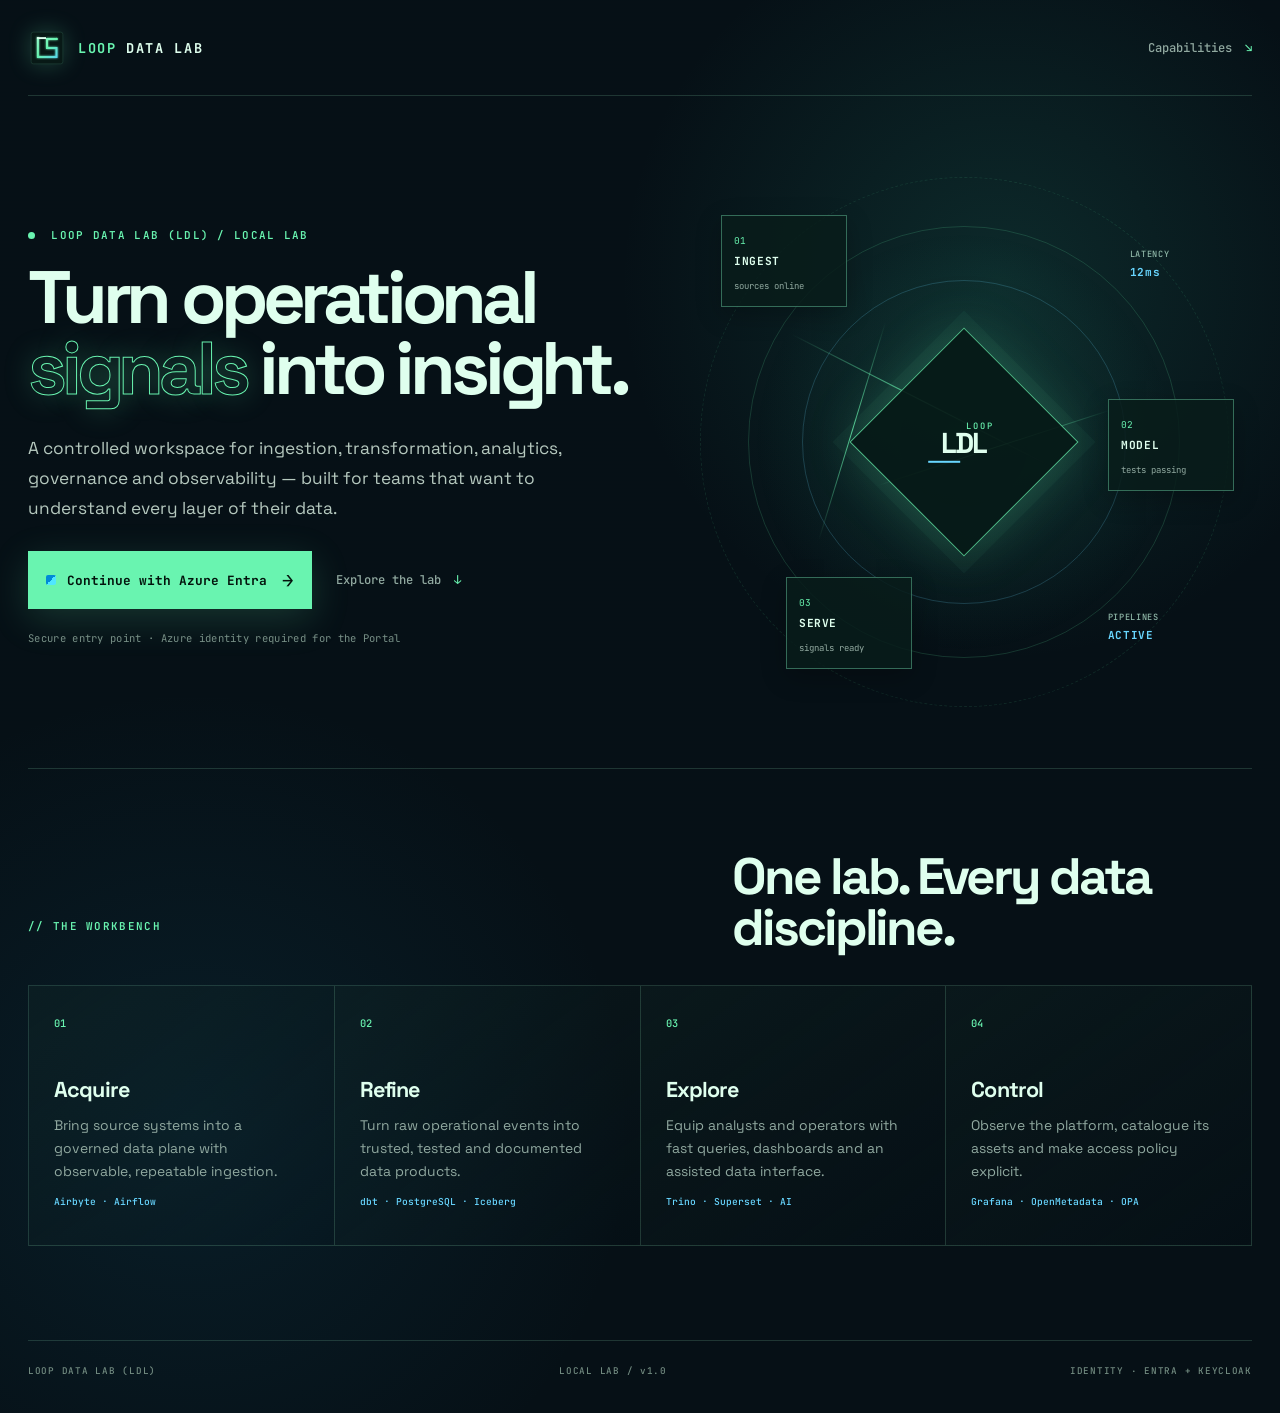
<file: frontend/portal/index.html>
<!doctype html>
<html lang="en">
  <head>
    <meta charset="UTF-8" />
    <meta name="viewport" content="width=device-width, initial-scale=1.0" />
    <meta name="theme-color" content="#061016" />
    <title>Loop Data Lab (LDL)</title>
    <link rel="icon" type="image/svg+xml" href="/assets/ldl-logo.svg" />
    <link rel="shortcut icon" href="/assets/ldl-logo.svg" />
    <link rel="preconnect" href="https://fonts.googleapis.com" />
    <link rel="preconnect" href="https://fonts.gstatic.com" crossorigin />
    <link href="https://fonts.googleapis.com/css2?family=JetBrains+Mono:wght@400;500;600;700&family=Space+Grotesk:wght@400;500;600;700&display=swap" rel="stylesheet" />
    <link rel="stylesheet" href="landing.css" />
    <link rel="stylesheet" href="branding.css" />
  </head>
  <body class="landing">
    <div class="scanlines" aria-hidden="true"></div>
    <nav class="topbar">
      <a class="brand" href="/" aria-label="Loop Data Lab home"><img class="brand-logo" src="assets/ldl-logo.svg" alt="" /><span><b>LOOP</b> DATA LAB</span></a>
      <a class="nav-link" href="#capabilities">Capabilities <span>↘</span></a>
    </nav>
    <main>
      <section class="hero">
        <div class="hero-copy">
          <p class="kicker"><span class="pulse"></span> LOOP DATA LAB (LDL) / LOCAL LAB</p>
          <h1>Turn operational<br /><em>signals</em> into insight.</h1>
          <p class="lede">A controlled workspace for ingestion, transformation, analytics, governance and observability — built for teams that want to understand every layer of their data.</p>
          <div class="hero-actions">
            <a class="login-button" href="/oauth2/start?rd=/portal/"><span class="azure-dot"></span> Continue with Azure Entra <b>→</b></a>
            <a class="text-button" href="#capabilities">Explore the lab <span>↓</span></a>
          </div>
          <p class="access-note">Secure entry point · Azure identity required for the Portal</p>
        </div>
        <div class="lab-visual" aria-label="Animated data pipeline visualisation">
          <div class="orbit orbit-one"></div><div class="orbit orbit-two"></div><div class="orbit orbit-three"></div>
          <div class="core"><span>LOOP</span><strong>LDL</strong><i></i></div>
          <div class="node node-source"><small>01</small><b>INGEST</b><span>sources online</span></div>
          <div class="node node-model"><small>02</small><b>MODEL</b><span>tests passing</span></div>
          <div class="node node-serve"><small>03</small><b>SERVE</b><span>signals ready</span></div>
          <div class="data-beam beam-a"></div><div class="data-beam beam-b"></div><div class="data-beam beam-c"></div>
          <div class="telemetry telemetry-a">LATENCY <b>12ms</b></div>
          <div class="telemetry telemetry-b">PIPELINES <b>ACTIVE</b></div>
        </div>
      </section>
      <section class="capabilities" id="capabilities">
        <div class="section-heading"><p class="kicker">// THE WORKBENCH</p><h2>One lab. Every data discipline.</h2></div>
        <div class="capability-grid">
          <article><span class="number">01</span><h3>Acquire</h3><p>Bring source systems into a governed data plane with observable, repeatable ingestion.</p><code>Airbyte · Airflow</code></article>
          <article><span class="number">02</span><h3>Refine</h3><p>Turn raw operational events into trusted, tested and documented data products.</p><code>dbt · PostgreSQL · Iceberg</code></article>
          <article><span class="number">03</span><h3>Explore</h3><p>Equip analysts and operators with fast queries, dashboards and an assisted data interface.</p><code>Trino · Superset · AI</code></article>
          <article><span class="number">04</span><h3>Control</h3><p>Observe the platform, catalogue its assets and make access policy explicit.</p><code>Grafana · OpenMetadata · OPA</code></article>
        </div>
      </section>
    </main>
    <footer><span>LOOP DATA LAB (LDL)</span><span>LOCAL LAB / v1.0</span><span>IDENTITY · ENTRA + KEYCLOAK</span></footer>
  </body>
</html>
</file>
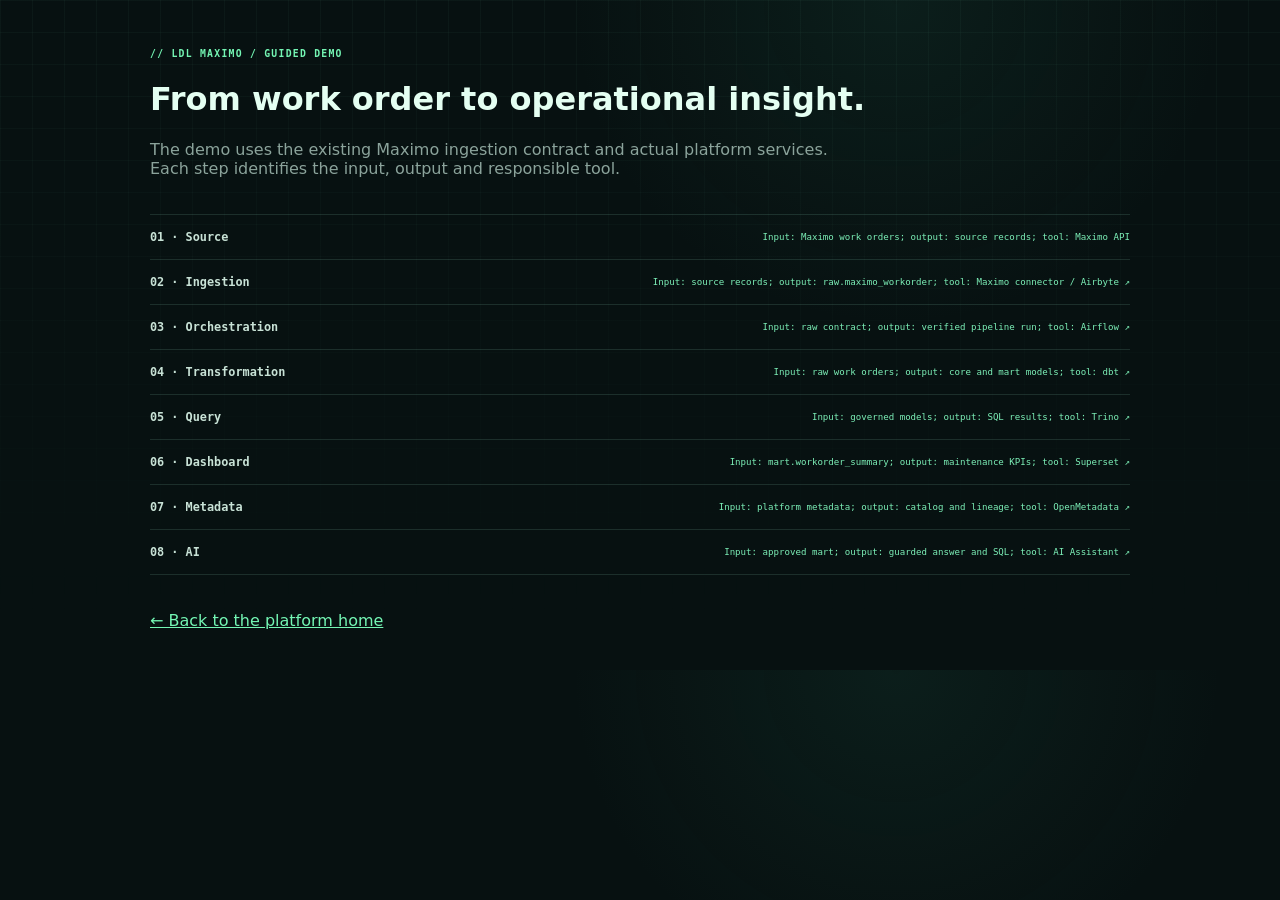
<file: frontend/portal/portal/demo.html>
<!doctype html>
<html lang="en"><head><meta charset="UTF-8" /><meta name="viewport" content="width=device-width, initial-scale=1.0" /><title>LDL Maximo · Guided demo</title><link rel="stylesheet" href="styles.css" /><link rel="stylesheet" href="../branding.css" /></head>
<body><div class="grid-noise" aria-hidden="true"></div><main style="margin:auto;width:min(1080px,100%);padding-top:48px"><p class="micro">// LDL MAXIMO / GUIDED DEMO</p><h1>From work order to operational insight<span>.</span></h1><p style="max-width:720px;color:var(--muted)">The demo uses the existing Maximo ingestion contract and actual platform services. Each step identifies the input, output and responsible tool.</p>
<section class="system-links" style="margin-top:36px"><a href="#"><b>01 · Source</b><span>Input: Maximo work orders; output: source records; tool: Maximo API</span></a><a href="http://localhost:8001" target="_blank" rel="noreferrer"><b>02 · Ingestion</b><span>Input: source records; output: raw.maximo_workorder; tool: Maximo connector / Airbyte ↗</span></a><a href="http://localhost:8080/dags/maximo_dbt_pipeline/grid" target="_blank" rel="noreferrer"><b>03 · Orchestration</b><span>Input: raw contract; output: verified pipeline run; tool: Airflow ↗</span></a><a href="http://localhost:8080/dags/maximo_dbt_pipeline/grid" target="_blank" rel="noreferrer"><b>04 · Transformation</b><span>Input: raw work orders; output: core and mart models; tool: dbt ↗</span></a><a href="http://localhost:8081" target="_blank" rel="noreferrer"><b>05 · Query</b><span>Input: governed models; output: SQL results; tool: Trino ↗</span></a><a href="http://localhost:8088" target="_blank" rel="noreferrer"><b>06 · Dashboard</b><span>Input: mart.workorder_summary; output: maintenance KPIs; tool: Superset ↗</span></a><a href="http://localhost:8585" target="_blank" rel="noreferrer"><b>07 · Metadata</b><span>Input: platform metadata; output: catalog and lineage; tool: OpenMetadata ↗</span></a><a href="http://localhost:8010/v1/semantic-model" target="_blank" rel="noreferrer"><b>08 · AI</b><span>Input: approved mart; output: guarded answer and SQL; tool: AI Assistant ↗</span></a></section><p style="margin-top:36px"><a href="index.html" style="color:var(--mint)">← Back to the platform home</a></p></main></body></html>
</file>
<file: frontend/portal/landing.css>
:root{color-scheme:dark;--ink:#dfffee;--muted:#91a9a0;--line:rgba(159,255,205,.16);--mint:#69f4b0;--cyan:#68d6ff;--void:#061016;font-family:"Space Grotesk",system-ui,sans-serif}*{box-sizing:border-box}html{scroll-behavior:smooth}body{margin:0;min-width:320px;background:radial-gradient(circle at 78% 20%,rgba(38,136,118,.22),transparent 25%),radial-gradient(circle at 15% 80%,rgba(23,103,137,.16),transparent 28%),var(--void);color:var(--ink)}.scanlines{position:fixed;inset:0;z-index:-1;pointer-events:none;opacity:.18;background:repeating-linear-gradient(0deg,transparent 0 3px,rgba(140,255,217,.05) 4px)}.topbar,main,footer{width:min(1240px,calc(100% - 56px));margin:auto}.topbar{height:96px;display:flex;align-items:center;justify-content:space-between;border-bottom:1px solid var(--line)}.brand{display:flex;align-items:center;gap:12px;color:var(--ink);text-decoration:none;font:700 .85rem "JetBrains Mono",monospace;letter-spacing:.12em}.brand-mark{display:grid;place-items:center;width:32px;height:32px;border:1px solid var(--mint);color:var(--mint);font-size:.67rem;box-shadow:0 0 20px rgba(105,244,176,.25)}.nav-link{font:500 .76rem "JetBrains Mono",monospace;color:var(--muted);text-decoration:none}.nav-link span{color:var(--mint);margin-left:6px}.hero{min-height:640px;display:grid;grid-template-columns:1.05fr .95fr;align-items:center;gap:50px;padding:76px 0 56px}.kicker{margin:0 0 20px;color:var(--mint);font:600 .68rem "JetBrains Mono",monospace;letter-spacing:.12em}.pulse{display:inline-block;width:7px;height:7px;margin-right:8px;border-radius:50%;background:var(--mint);box-shadow:0 0 0 0 rgba(105,244,176,.55);animation:pulse 1.8s infinite}.hero h1{max-width:680px;margin:0;font-size:clamp(3rem,5.8vw,5.7rem);letter-spacing:-.07em;line-height:.96}.hero h1 em{font-style:normal;color:transparent;-webkit-text-stroke:1px var(--mint);text-shadow:0 0 30px rgba(105,244,176,.25)}.lede{max-width:570px;margin:28px 0;color:#b6c9bf;font-size:1.08rem;line-height:1.75}.hero-actions{display:flex;align-items:center;flex-wrap:wrap;gap:24px}.login-button{display:inline-flex;align-items:center;gap:11px;padding:16px 18px;color:#03130c;background:var(--mint);text-decoration:none;font:700 .8rem "JetBrains Mono",monospace;box-shadow:0 10px 38px rgba(105,244,176,.17);transition:transform .25s,box-shadow .25s}.login-button:hover{transform:translateY(-3px);box-shadow:0 16px 42px rgba(105,244,176,.33)}.login-button b{font-size:1.2rem;margin-left:4px}.azure-dot{width:10px;height:10px;border-radius:2px;background:linear-gradient(135deg,#0089d6 0 50%,#50e6ff 50%)}.text-button{color:var(--muted);font:500 .76rem "JetBrains Mono",monospace;text-decoration:none}.text-button span{color:var(--mint);margin-left:6px}.access-note{margin-top:22px;color:#789087;font:400 .66rem "JetBrains Mono",monospace;letter-spacing:.03em}.lab-visual{position:relative;aspect-ratio:1/1;min-height:410px;max-height:540px;isolation:isolate;background:radial-gradient(circle,rgba(60,196,158,.12),transparent 55%)}.core{position:absolute;inset:35%;z-index:3;display:grid;place-content:center;text-align:center;border:1px solid rgba(105,244,176,.75);transform:rotate(45deg);background:rgba(7,26,23,.93);box-shadow:0 0 0 12px rgba(105,244,176,.04),0 0 56px rgba(105,244,176,.2);animation:float 5s ease-in-out infinite}.core>*{transform:rotate(-45deg)}.core span{font:500 .55rem "JetBrains Mono",monospace;letter-spacing:.25em;color:var(--mint)}.core strong{font-size:1.8rem;letter-spacing:-.08em}.core i{width:32px;height:2px;margin:8px auto 0;background:var(--cyan)}.orbit{position:absolute;inset:10%;border:1px solid rgba(105,244,176,.16);border-radius:50%;animation:spin 22s linear infinite}.orbit-two{inset:20%;border-color:rgba(104,214,255,.2);animation-duration:15s;animation-direction:reverse}.orbit-three{inset:1%;border-style:dashed;opacity:.65;animation-duration:32s}.node{position:absolute;z-index:4;width:126px;padding:12px;border:1px solid rgba(127,238,190,.38);background:rgba(9,29,27,.85);box-shadow:0 8px 24px rgba(0,0,0,.24);font-family:"JetBrains Mono",monospace;animation:float 5s ease-in-out infinite}.node small{color:var(--mint);font-size:.59rem}.node b{display:block;margin:5px 0;font-size:.7rem;letter-spacing:.05em}.node span{color:var(--muted);font-size:.56rem}.node-source{top:8%;left:5%;animation-delay:-1.4s}.node-model{right:0;top:42%;animation-delay:-3s}.node-serve{left:17%;bottom:8%;animation-delay:-2s}.data-beam{position:absolute;z-index:1;height:1px;transform-origin:left;background:linear-gradient(90deg,transparent,var(--mint),transparent);opacity:.8;animation:beam 2.8s ease-in-out infinite}.beam-a{width:54%;top:30%;left:18%;transform:rotate(27deg)}.beam-b{width:45%;top:58%;left:34%;transform:rotate(-18deg);animation-delay:-1.1s}.beam-c{width:42%;top:68%;left:23%;transform:rotate(-73deg);animation-delay:-2.2s}.telemetry{position:absolute;color:#90b9a9;font:500 .54rem "JetBrains Mono",monospace;letter-spacing:.08em}.telemetry b{display:block;color:var(--cyan);margin-top:5px;font-size:.69rem}.telemetry-a{right:12%;top:14%}.telemetry-b{bottom:13%;right:14%}.capabilities{padding:82px 0 94px;border-top:1px solid var(--line)}.section-heading{display:flex;justify-content:space-between;align-items:end;margin-bottom:32px}.section-heading h2{max-width:520px;margin:0;font-size:clamp(2rem,4vw,3.5rem);letter-spacing:-.06em;line-height:1}.capability-grid{display:grid;grid-template-columns:repeat(4,1fr);border-top:1px solid var(--line);border-left:1px solid var(--line)}.capability-grid article{min-height:260px;padding:25px;border-right:1px solid var(--line);border-bottom:1px solid var(--line);background:linear-gradient(145deg,rgba(21,47,42,.28),transparent);transition:background .25s}.capability-grid article:hover{background:rgba(49,117,94,.18)}.number{font:500 .65rem "JetBrains Mono",monospace;color:var(--mint)}.capability-grid h3{margin:44px 0 11px;font-size:1.35rem;letter-spacing:-.04em}.capability-grid p{min-height:75px;margin:0;color:var(--muted);font-size:.87rem;line-height:1.62}.capability-grid code{color:var(--cyan);font:500 .6rem "JetBrains Mono",monospace}footer{display:flex;justify-content:space-between;padding:24px 0 36px;border-top:1px solid var(--line);color:#728b80;font:500 .58rem "JetBrains Mono",monospace;letter-spacing:.08em}@keyframes pulse{70%{box-shadow:0 0 0 8px transparent}}@keyframes spin{to{transform:rotate(360deg)}}@keyframes float{50%{transform:translateY(-9px)}}@keyframes beam{50%{opacity:.12;filter:brightness(1.8)}}@media(max-width:820px){.hero{grid-template-columns:1fr;padding-top:56px}.lab-visual{max-width:520px;width:100%;margin:auto}.capability-grid{grid-template-columns:repeat(2,1fr)}.section-heading{display:block}.section-heading .kicker{margin-bottom:12px}}@media(max-width:560px){.topbar,main,footer{width:min(100% - 30px,1240px)}.topbar{height:76px}.nav-link{display:none}.hero{min-height:auto;padding:54px 0}.hero h1{font-size:3rem}.lab-visual{min-height:340px}.node{width:108px;padding:9px}.capability-grid{grid-template-columns:1fr}.capability-grid article{min-height:220px}footer{gap:12px;flex-direction:column}}
</file>
<file: frontend/portal/branding.css>
.brand-logo {
  width: 38px;
  height: 38px;
  filter: drop-shadow(0 0 11px rgba(105, 244, 176, .24));
}

.brand b {
  color: var(--mint);
  font-weight: 700;
}

.portal-brand img {
  width: 42px;
  height: 42px;
  filter: drop-shadow(0 0 11px rgba(105, 244, 176, .24));
}
</file>
<file: frontend/portal/portal/styles.css>
:root{color-scheme:dark;--bg:#071111;--panel:#0d1d1c;--line:rgba(170,255,224,.13);--ink:#e4fff2;--muted:#8ba39b;--mint:#74f6b4;font-family:"Space Grotesk",system-ui,sans-serif}*{box-sizing:border-box}html{scroll-behavior:smooth}body{margin:0;min-width:320px;background:radial-gradient(circle at 70% 0,rgba(37,103,83,.15),transparent 29%),var(--bg);color:var(--ink)}.grid-noise{position:fixed;inset:0;pointer-events:none;z-index:-1;background:linear-gradient(rgba(163,255,214,.035) 1px,transparent 1px),linear-gradient(90deg,rgba(163,255,214,.035) 1px,transparent 1px);background-size:32px 32px;mask-image:linear-gradient(to bottom,black,transparent 70%)}.sidebar{position:fixed;inset:0 auto 0 0;width:225px;padding:30px 19px;border-right:1px solid var(--line);background:rgba(5,15,15,.78);backdrop-filter:blur(16px);display:flex;flex-direction:column;z-index:4}.portal-brand{display:flex;align-items:center;gap:11px;color:var(--ink);text-decoration:none;font:600 .8rem "JetBrains Mono",monospace;letter-spacing:.1em;line-height:1.05}.portal-brand span{display:grid;place-items:center;width:36px;height:36px;border:1px solid var(--mint);color:var(--mint);font-size:.7rem}.sidebar nav{display:grid;gap:7px;margin-top:55px}.sidebar nav a{padding:12px;color:var(--muted);text-decoration:none;font:500 .73rem "JetBrains Mono",monospace;border-left:1px solid transparent;transition:.2s}.sidebar nav a:hover,.sidebar nav .selected{color:var(--ink);background:rgba(113,246,180,.07);border-color:var(--mint)}.sidebar nav i{display:inline-block;width:20px;font-style:normal;color:var(--mint)}.sidebar .logout{margin-top:20px}.side-foot{margin-top:auto;color:#667f76;font:500 .56rem "JetBrains Mono",monospace;line-height:1.8;letter-spacing:.07em}.side-foot b{color:#9cb5aa}.live-dot{display:inline-block;width:7px;height:7px;margin-right:7px;border-radius:50%;background:var(--mint);box-shadow:0 0 12px var(--mint);animation:blink 1.7s ease-in-out infinite}main{width:min(1440px,calc(100% - 225px));margin-left:225px;padding:38px 50px 24px}.portal-header{display:flex;align-items:end;justify-content:space-between;gap:20px;padding-bottom:34px;border-bottom:1px solid var(--line)}.micro{margin:0 0 8px;color:var(--mint);font:600 .61rem "JetBrains Mono",monospace;letter-spacing:.13em}.portal-header h1{margin:0;font-size:clamp(2.5rem,5vw,5.2rem);line-height:.85;letter-spacing:-.08em}.portal-header h1 span{color:var(--mint)}.header-status{display:flex;gap:10px;align-items:center;padding:12px 14px;background:rgba(104,246,180,.06);border:1px solid var(--line);font-family:"JetBrains Mono",monospace}.header-status small{display:block;color:var(--muted);font-size:.53rem;letter-spacing:.1em}.header-status strong{display:block;margin-top:4px;font-size:.67rem;color:#bfffe0}.signal-strip{display:grid;grid-template-columns:repeat(4,1fr);gap:1px;margin:24px 0 70px;background:var(--line);border:1px solid var(--line)}.signal-strip div{padding:15px;background:rgba(7,18,18,.8)}.signal-strip span{display:block;margin-bottom:6px;color:#718b80;font:500 .54rem "JetBrains Mono",monospace;letter-spacing:.1em}.signal-strip b{font:500 .7rem "JetBrains Mono",monospace;color:#c7e6d7}.section-title{display:flex;justify-content:space-between;align-items:end;gap:24px;margin-bottom:26px}.section-title h2,.systems h2{margin:0;font-size:2rem;letter-spacing:-.06em}.section-title>p{max-width:350px;margin:0;color:var(--muted);font-size:.78rem;line-height:1.6}.tool-grid{display:grid;grid-template-columns:repeat(4,minmax(190px,1fr));gap:12px}.tool-card{position:relative;min-height:235px;padding:20px;overflow:hidden;border:1px solid var(--line);background:linear-gradient(145deg,rgba(22,46,42,.78),rgba(8,20,20,.8));color:var(--ink);text-decoration:none;transition:transform .25s,border-color .25s,background .25s}.tool-card:before{content:"";position:absolute;inset:auto -25% -55% auto;width:150px;height:150px;border-radius:50%;background:var(--accent);filter:blur(40px);opacity:.13;transition:.25s}.tool-card:hover{transform:translateY(-5px);border-color:var(--accent);background:linear-gradient(145deg,rgba(31,67,59,.94),rgba(8,20,20,.88))}.tool-card:hover:before{opacity:.26}.accent-blue{--accent:#66c7ff}.accent-pink{--accent:#a784ff}.accent-orange{--accent:#ffb26d}.accent-mint{--accent:#69f4b0}.accent-yellow{--accent:#ffc766}.accent-red{--accent:#ff7b73}.accent-violet{--accent:#bf90ff}.accent-cyan{--accent:#70e8ee}.tool-index{position:absolute;right:17px;color:var(--muted);font:500 .58rem "JetBrains Mono",monospace}.tool-card img,.letter-logo{display:grid;place-items:center;width:34px;height:34px;object-fit:contain;filter:drop-shadow(0 3px 8px rgba(0,0,0,.3))}.letter-logo{border:1px solid var(--accent);color:var(--accent);font:700 .7rem "JetBrains Mono",monospace}.tool-card h3{margin:28px 0 7px;font-size:1.2rem;letter-spacing:-.04em}.tool-card p{margin:0;color:#a8beb3;font-size:.78rem;line-height:1.55}.status{display:block;margin-top:20px;color:var(--mint);font:600 .58rem "JetBrains Mono",monospace;letter-spacing:.04em}.tool-card.unhealthy{border-color:#784c51}.tool-card.unhealthy .status{color:#ff9696}.launch{position:absolute;right:18px;bottom:18px;color:var(--accent);font:600 .58rem "JetBrains Mono",monospace;letter-spacing:.05em}.systems{display:grid;grid-template-columns:1fr 2fr;gap:35px;margin-top:88px;padding-top:34px;border-top:1px solid var(--line)}.system-links{border-top:1px solid var(--line)}.system-links a{display:flex;align-items:center;justify-content:space-between;padding:15px 0;border-bottom:1px solid var(--line);color:#c8e2d6;text-decoration:none;font:500 .74rem "JetBrains Mono",monospace}.system-links a:hover{color:var(--mint)}.system-links span{margin:0;color:#7cefb7;font-size:.57rem}footer{margin-top:70px;padding-top:20px;border-top:1px solid var(--line);color:#6a8178;font:500 .56rem "JetBrains Mono",monospace;letter-spacing:.09em}footer a{color:var(--mint);text-decoration:none}@keyframes blink{50%{opacity:.35;box-shadow:none}}@media(max-width:1050px){.tool-grid{grid-template-columns:repeat(3,1fr)}}@media(max-width:760px){.sidebar{position:static;width:100%;height:auto;padding:15px 20px;flex-direction:row;align-items:center;border-right:0;border-bottom:1px solid var(--line)}.sidebar nav{display:flex;margin:0 0 0 auto}.sidebar nav a{padding:8px}.sidebar nav a:not(.selected),.side-foot{display:none}main{width:100%;margin:0;padding:28px 20px}.portal-header,.section-title{align-items:start;flex-direction:column}.signal-strip{grid-template-columns:repeat(2,1fr);margin-bottom:45px}.tool-grid{grid-template-columns:repeat(2,1fr)}.systems{grid-template-columns:1fr}}@media(max-width:480px){.tool-grid{grid-template-columns:1fr}.portal-header h1{font-size:3.3rem}.header-status{width:100%}.signal-strip{grid-template-columns:1fr}.systems{margin-top:58px}}
</file>
